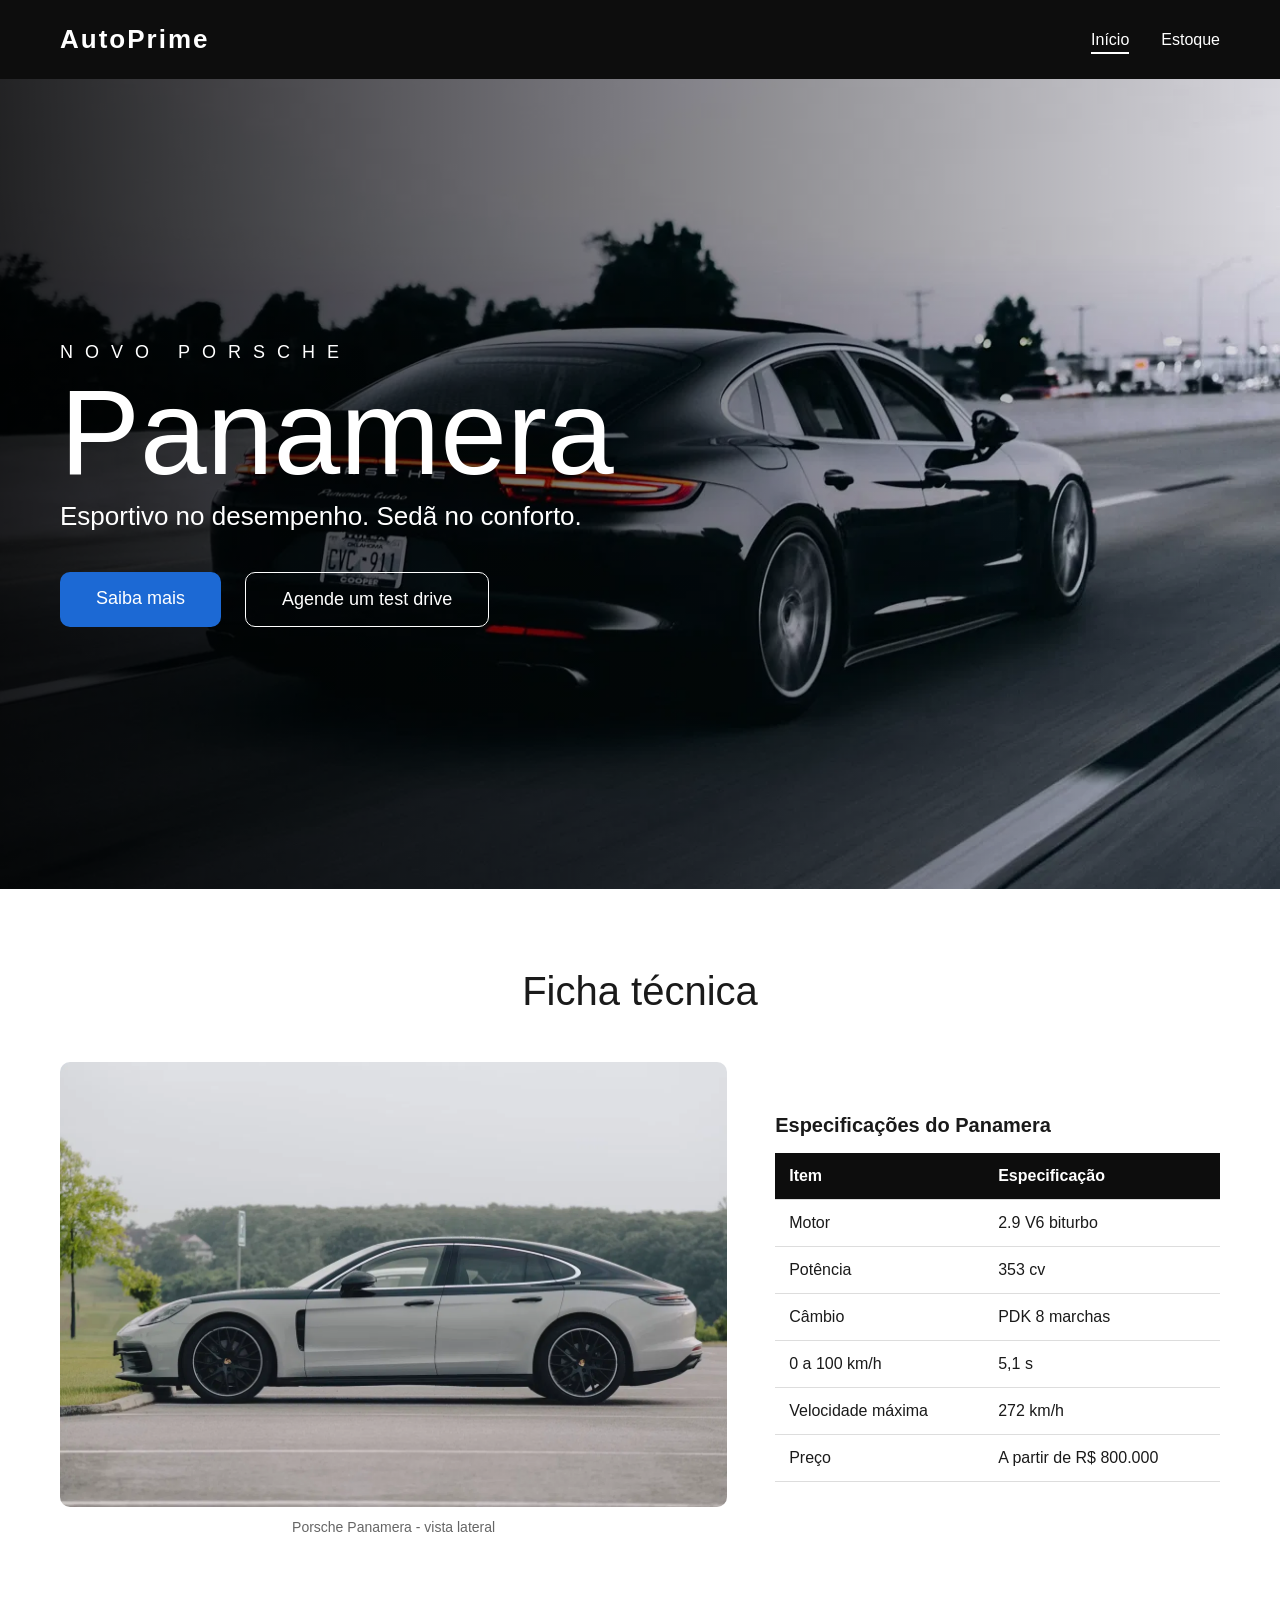
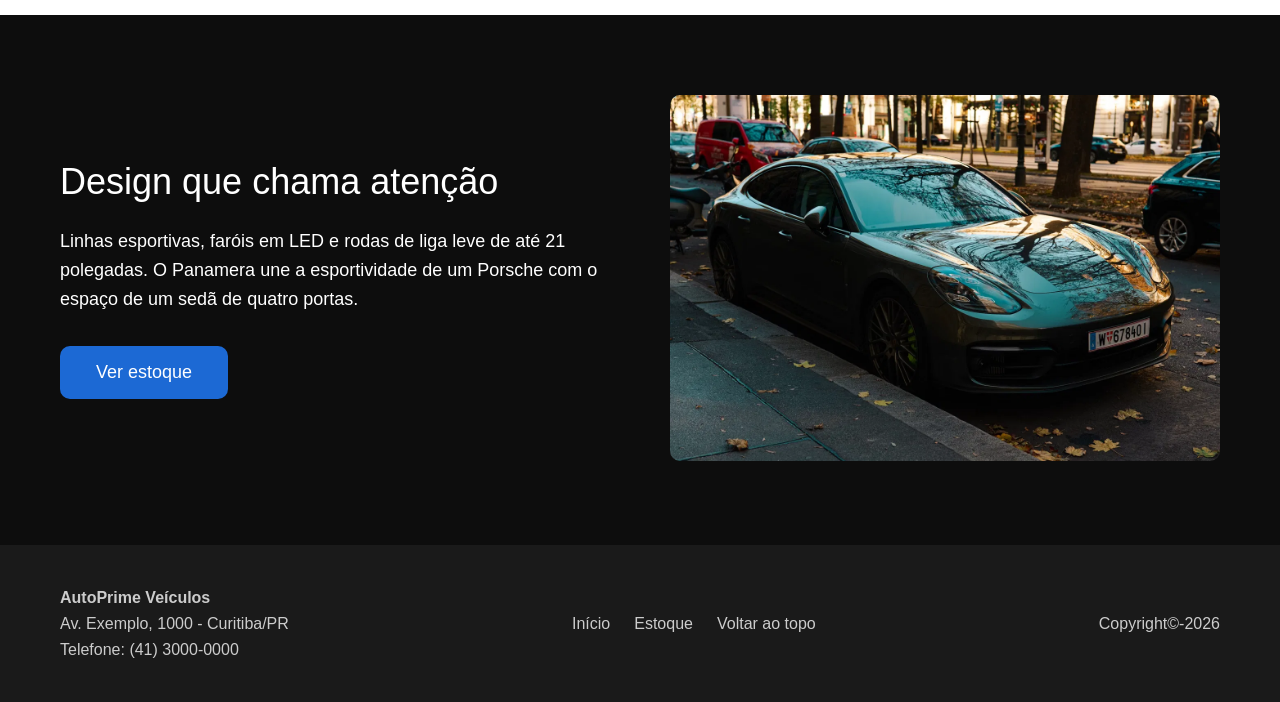
<file: index.html>
<!DOCTYPE html>
<!--
    Trabalho Web Básico - Concessionária AutoPrime
    Integrantes:
    - Kauan Arruda Verlinck - RGM: 47571845
-->
<html lang="pt-BR">
<head>
    <meta charset="UTF-8">
    <meta name="viewport" content="width=device-width, initial-scale=1.0">
    <title>AutoPrime Veículos | Início</title>
    <link rel="stylesheet" href="css/style.css">
</head>

<body>

    <!-- Cabeçalho com logo e menu de navegação (usa Flexbox) -->
    <header class="cabecalho" id="topo">
        <a href="index.html" class="logo">AutoPrime</a>

        <nav class="menu">
            <ul>
                <li><a href="index.html" class="ativo">Início</a></li>
                <li><a href="estoque.html">Estoque</a></li>
            </ul>
        </nav>
    </header>

    <main>

        <!-- Seção de destaque com a imagem principal do carro -->
        <section class="hero">
            <div class="hero-texto">
                <p class="hero-subtitulo">NOVO PORSCHE</p>
                <h1>Panamera</h1>
                <p class="hero-frase">Esportivo no desempenho. Sedã no conforto.</p>

                <div class="hero-botoes">
                    <a href="#ficha" class="botao botao-principal">Saiba mais</a>
                    <a href="#contato" class="botao botao-secundario">Agende um test drive</a>
                </div>
            </div>
        </section>

        <!-- Ficha técnica: imagem e tabela lado a lado (usa Grid) -->
        <section class="ficha" id="ficha">
            <h2>Ficha técnica</h2>

            <div class="ficha-conteudo">
                <figure>
                    <img src="img/carro3.webp" alt="Porsche Panamera cinza visto de perfil, estacionado">
                    <figcaption>Porsche Panamera - vista lateral</figcaption>
                </figure>

                <table>
                    <caption>Especificações do Panamera</caption>
                    <thead>
                        <tr>
                            <th scope="col">Item</th>
                            <th scope="col">Especificação</th>
                        </tr>
                    </thead>
                    <tbody>
                        <tr>
                            <td>Motor</td>
                            <td>2.9 V6 biturbo</td>
                        </tr>
                        <tr>
                            <td>Potência</td>
                            <td>353 cv</td>
                        </tr>
                        <tr>
                            <td>Câmbio</td>
                            <td>PDK 8 marchas</td>
                        </tr>
                        <tr>
                            <td>0 a 100 km/h</td>
                            <td>5,1 s</td>
                        </tr>
                        <tr>
                            <td>Velocidade máxima</td>
                            <td>272 km/h</td>
                        </tr>
                        <tr>
                            <td>Preço</td>
                            <td>A partir de R$ 800.000</td>
                        </tr>
                    </tbody>
                </table>
            </div>
        </section>

        <!-- Detalhes do carro: texto e imagem lado a lado-->
        <section class="detalhes">
            <article class="detalhes-texto">
                <h2>Design que chama atenção</h2>
                <p>
                    Linhas esportivas, faróis em LED e rodas de liga leve de até 21 polegadas.
                    O Panamera une a esportividade de um Porsche com o espaço de um sedã de quatro portas.
                </p>
                <a href="estoque.html" class="botao botao-principal">Ver estoque</a>
            </article>

            <figure class="detalhes-imagem">
                <img src="img/carro2.webp" alt="Porsche Panamera estacionado na rua com reflexo das árvores no capô">
            </figure>
        </section>

    </main>

    <!-- Rodapé com endereço, links e copyright-->
    <footer class="rodape" id="contato">
        <address>
            <strong>AutoPrime Veículos</strong><br>
            Av. Exemplo, 1000 - Curitiba/PR<br>
            <!--
                tel: abre o discador do celular.
                Referência: https://developer.mozilla.org/pt-BR/docs/Web/HTML/Element/a
            -->
            Telefone: <a href="tel:+554130000000">(41) 3000-0000</a>
        </address>

        <nav class="rodape-links">
            <a href="index.html">Início</a>
            <a href="estoque.html">Estoque</a>
            <a href="#topo">Voltar ao topo</a>
        </nav>
        <p class="copyright">Copyright&copy;-2026</p>
    </footer>

</body>

</html>
</file>
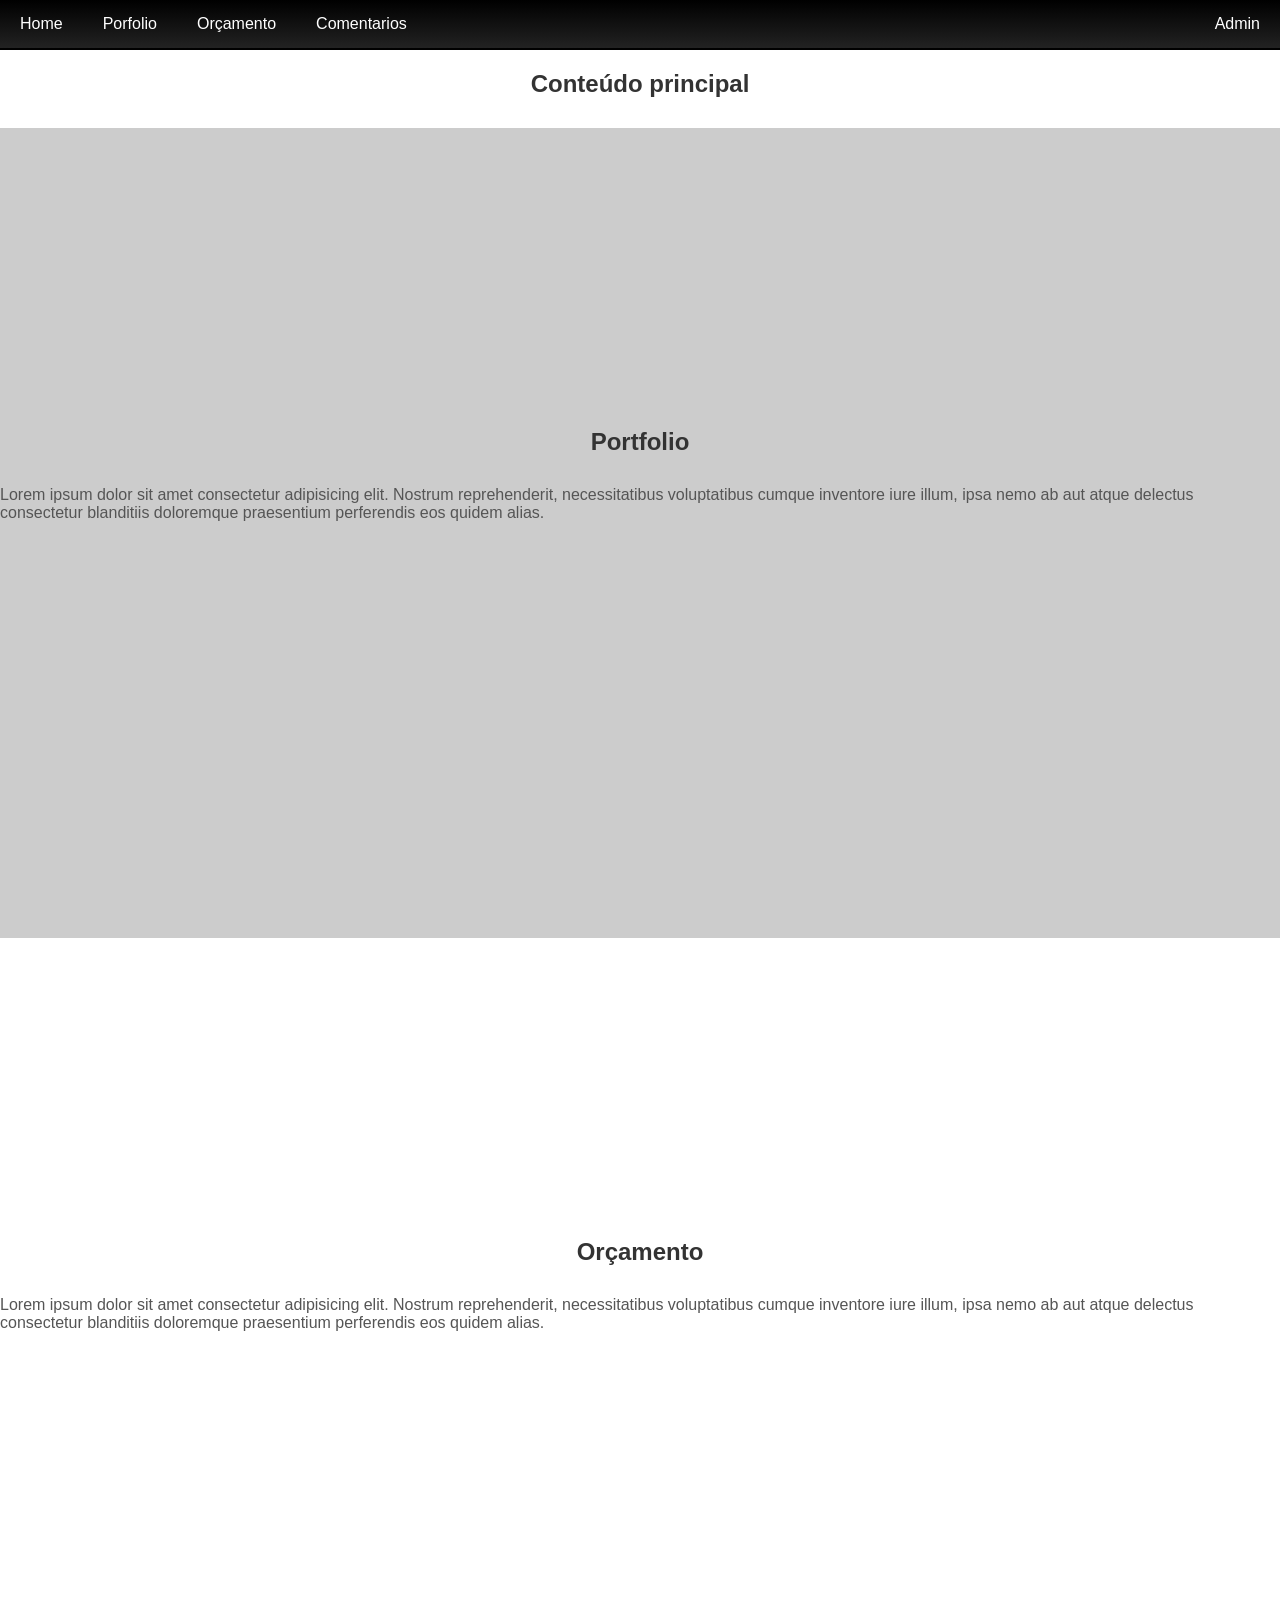
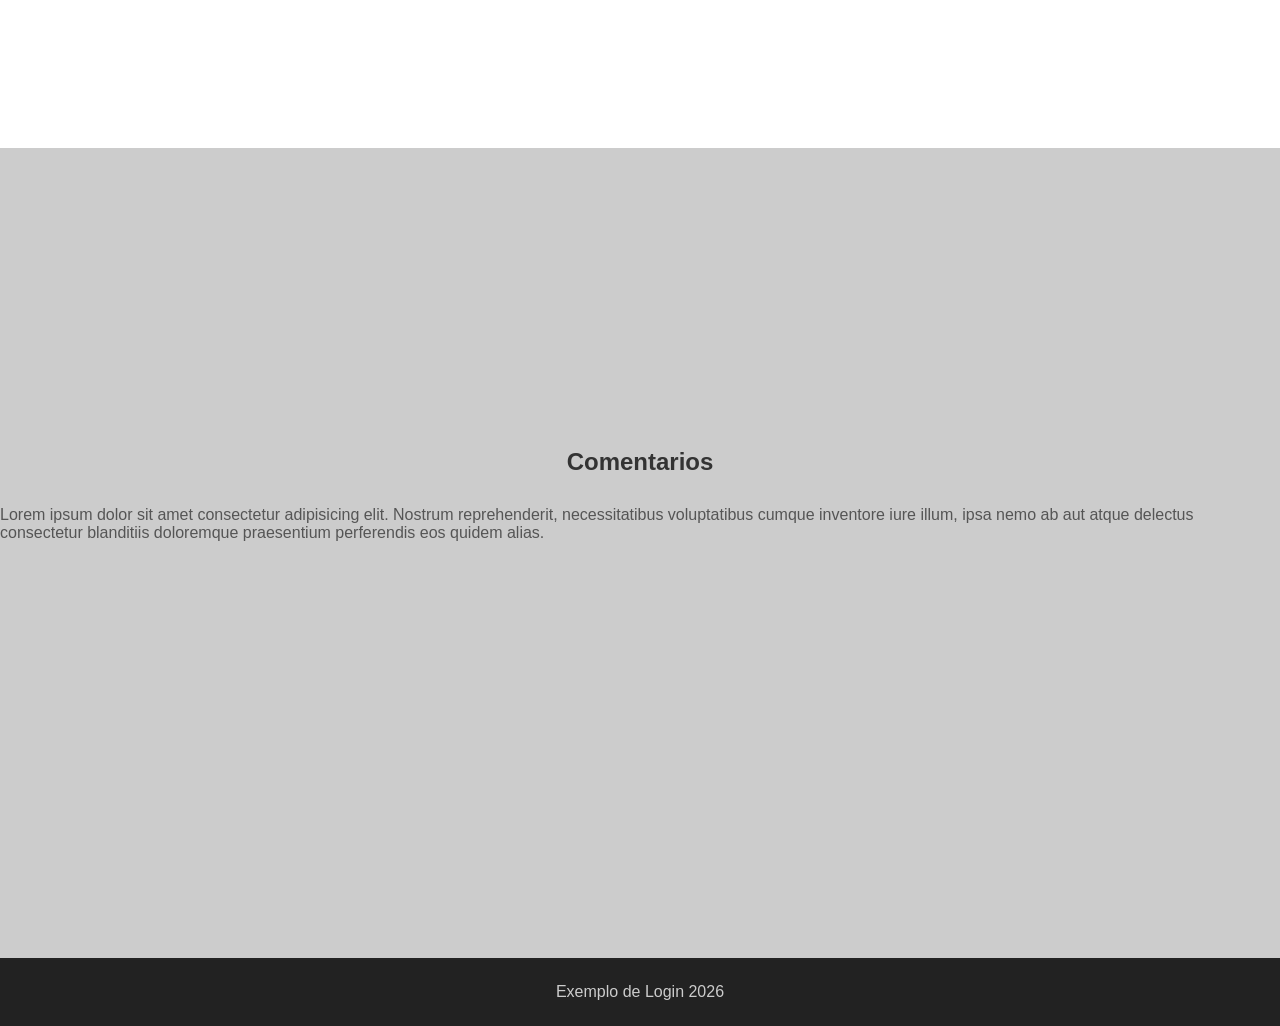
<file: exemplo-prova/index.html>
<!DOCTYPE html>
<html lang="pt-br">
<head>
    <meta charset="UTF-8">
    <meta name="viewport" content="width=device-width, initial-scale=1.0">
    <title>Banner</title>
    <link rel="stylesheet" href="style.css">
    <script src="./script.js" defer></script>
</head>
<body id="inicio">
    <header>
        <nav>
            <a href="#inicio">Home</a>
            <a href="#portfolio">Porfolio</a>
            <a href="#orcamento">Orçamento</a>
            <a href="#comentarios">Comentarios</a>
            <a href="#login" id="btnLogin">Admin</a>
        </nav>
    </header>
<main>
    <section>
        <h1>Conteúdo principal</h1>
    </section>
    <section id="portfolio">
        <h1>Portfolio</h1>
        <p>Lorem ipsum dolor sit amet consectetur adipisicing elit. Nostrum reprehenderit, necessitatibus voluptatibus cumque inventore iure illum, ipsa nemo ab aut atque delectus consectetur blanditiis doloremque praesentium perferendis eos quidem alias.</p>
    </section>
    <section id="orcamento">
        <h1>Orçamento</h1>
        <p>Lorem ipsum dolor sit amet consectetur adipisicing elit. Nostrum reprehenderit, necessitatibus voluptatibus cumque inventore iure illum, ipsa nemo ab aut atque delectus consectetur blanditiis doloremque praesentium perferendis eos quidem alias.</p>
    </section>
    <section id="comentarios">
        <h1>Comentarios</h1>
        <p>Lorem ipsum dolor sit amet consectetur adipisicing elit. Nostrum reprehenderit, necessitatibus voluptatibus cumque inventore iure illum, ipsa nemo ab aut atque delectus consectetur blanditiis doloremque praesentium perferendis eos quidem alias.</p>
    </section>
</main>
<dialog id="login">
    <form>
        <h2>Login</h2>
            <label for="email"> E-mail:</label>
            <input type="text" name="email" id="email"><br>
            <label for="senha"> Senha: </label>
            <input type="password" name="senha" id="senha"><br>
            <button type="button" id="btnFechar">Sair</button>
            <button type="submit">Entrar</button>
    </form>
</dialog>
<footer>
    <p>Exemplo de Login</p>
</footer>
<script src="./login.js"></script>
</body>
</html>
</file>
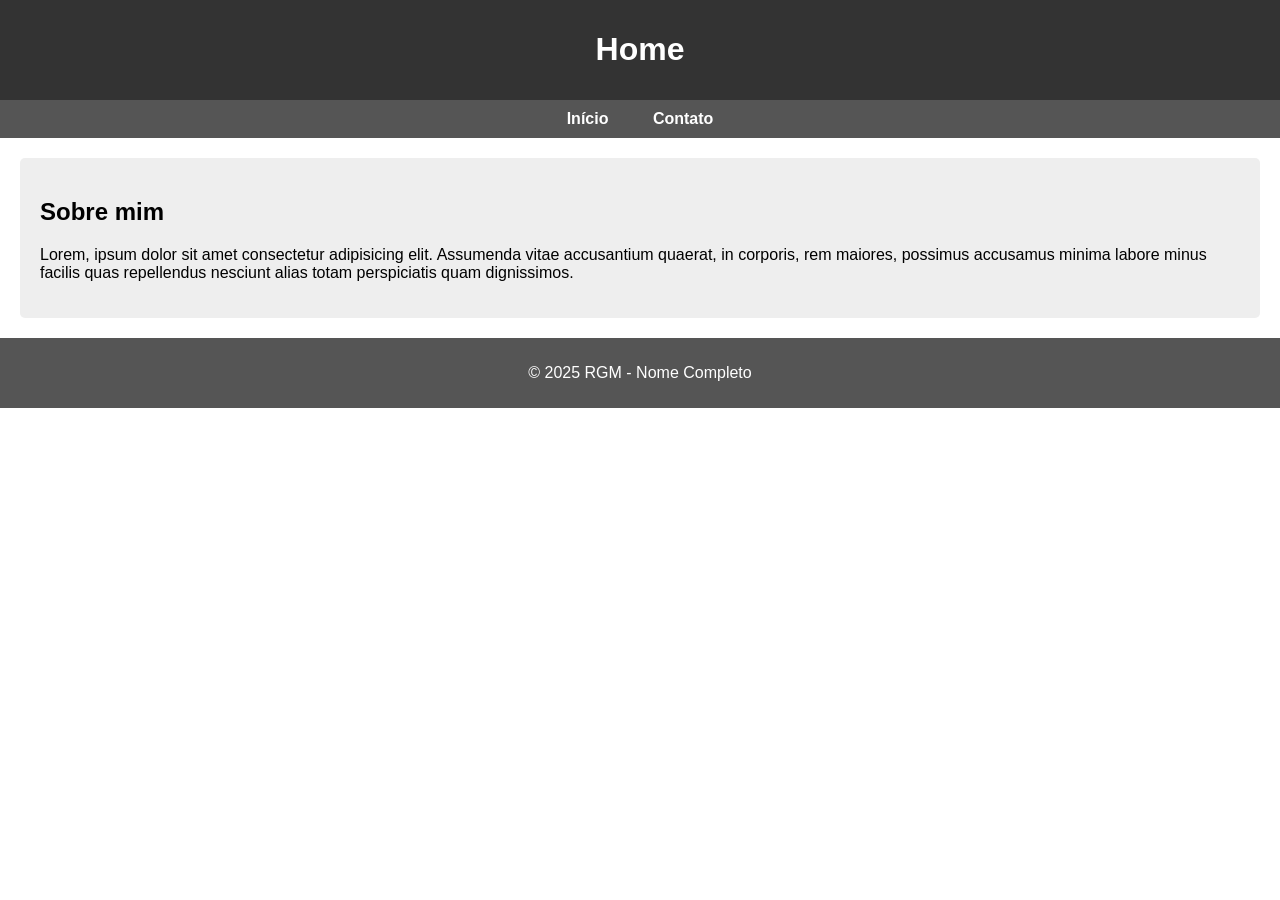
<file: SITE-PROVA/index.html>
<!-- Declara que o documento usa HTML5 -->
<!DOCTYPE html>
<!-- Elemento raiz da página; lang="pt-br" informa ao navegador e leitores de tela que o conteúdo está em português -->
<html lang="pt-br">
<!-- <head>: informações sobre a página que não aparecem diretamente no conteúdo -->
<head>
    <!-- Codificação de caracteres UTF-8, para exibir acentos (é, ç, ã...) corretamente -->
    <meta charset="UTF-8">
    <!-- Faz a página se adaptar à largura da tela em celulares (design responsivo) -->
    <meta name="viewport" content="width=device-width, initial-scale=1.0">
    <!-- Texto que aparece na aba do navegador -->
    <title>Home</title>
    <!-- Liga o arquivo de estilos CSS compartilhado pelas duas páginas -->
    <link rel="stylesheet" href="style.css">
</head>
<!-- <body>: tudo o que é exibido na tela -->
<body>
    <!-- Cabeçalho da página com o título principal -->
    <header>
        <h1>Home</h1>
    </header>

    <!-- Menu de navegação: links para as páginas do site -->
    <nav>
        <a href="index.html">Início</a>
        <a href="contato.html">Contato</a>
    </nav>

    <!-- Conteúdo principal da página -->
    <main>
        <!-- Caixa cinza (classe "caixa" estilizada no style.css) com o texto "Sobre mim" -->
        <div class="caixa">
            <h2>Sobre mim</h2>
            <!-- Texto de exemplo (Lorem ipsum) a ser substituído pelo texto real -->
            <p>Lorem, ipsum dolor sit amet consectetur adipisicing elit. Assumenda vitae accusantium quaerat, in corporis, rem maiores, possimus accusamus minima labore minus facilis quas repellendus nesciunt alias totam perspiciatis quam dignissimos.</p>
        </div>
    </main>

    <!-- Rodapé; &copy; gera o símbolo © -->
    <footer>
        <p>&copy; 2025 RGM - Nome Completo</p>
    </footer>

    <!-- Carrega o JavaScript no final do body, para que o HTML já esteja carregado quando o script rodar -->
    <script src="script.js"></script>
</body>
</html>
</file>
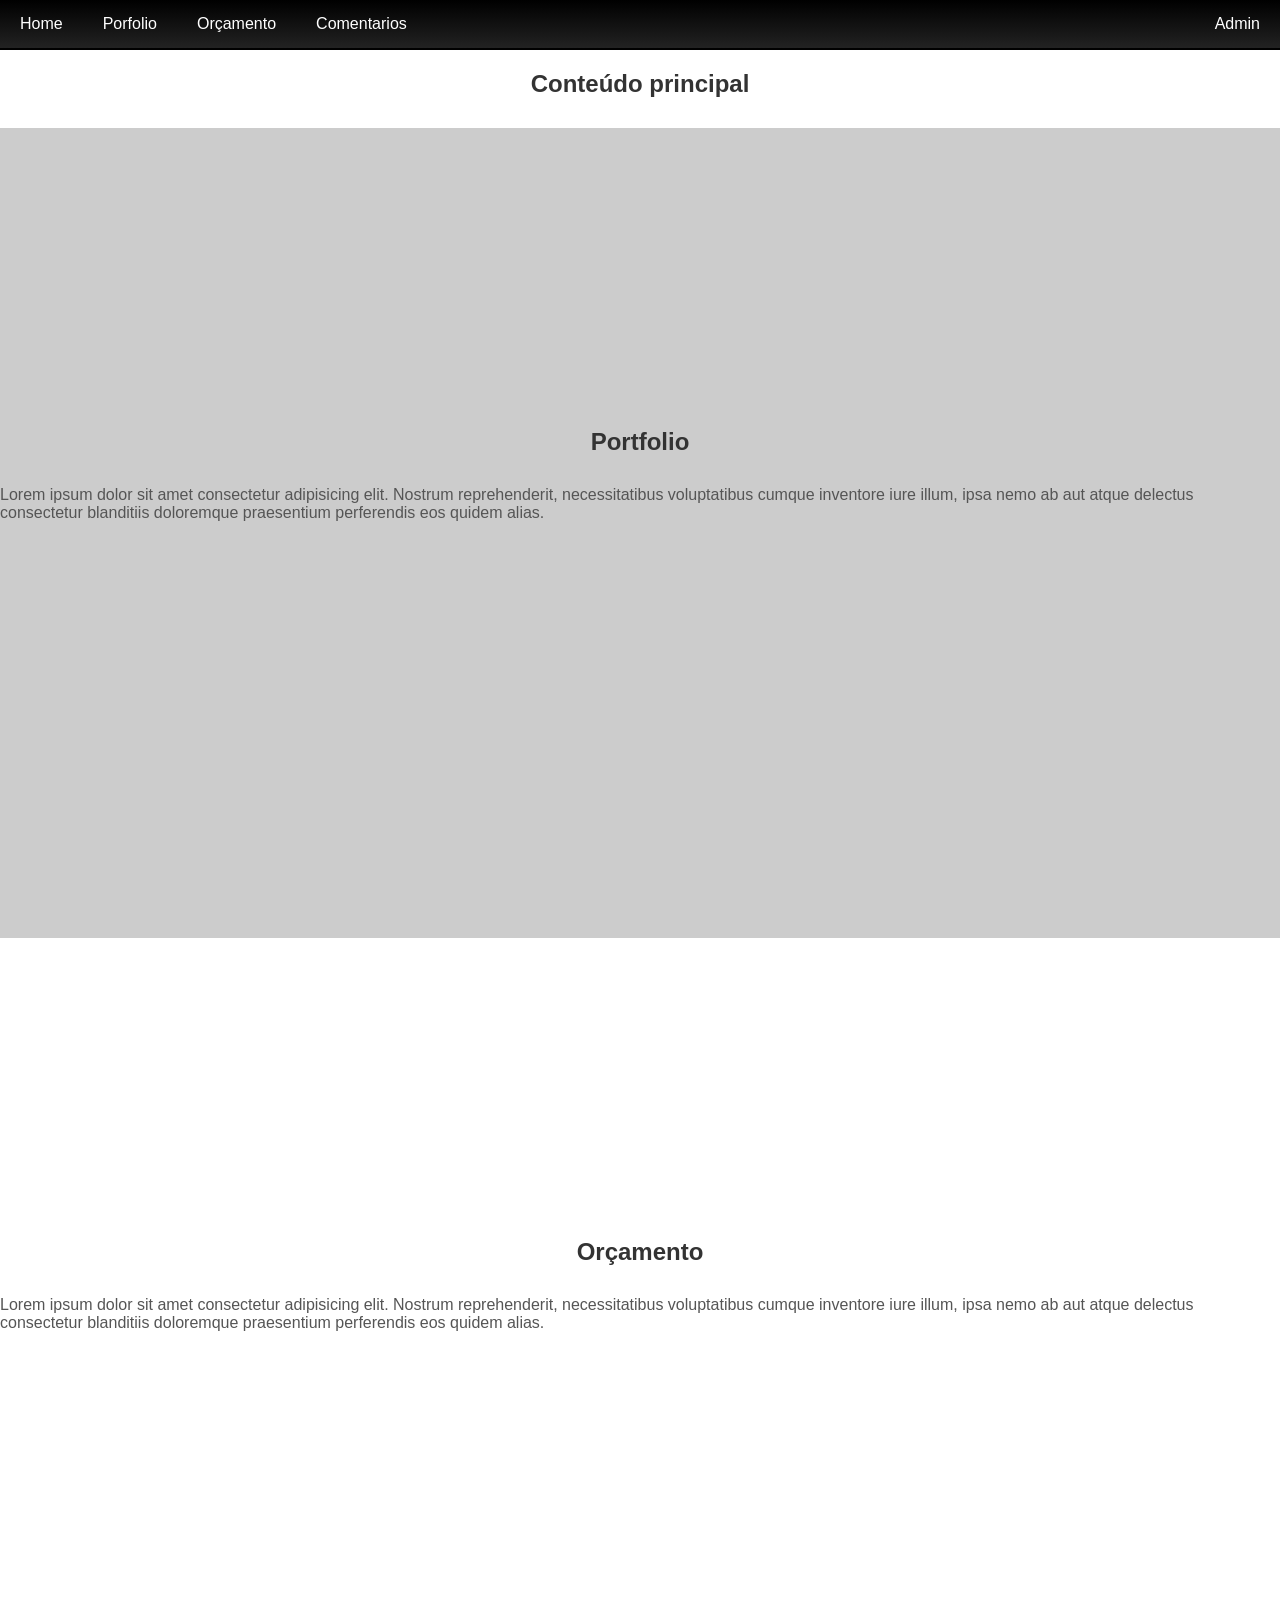
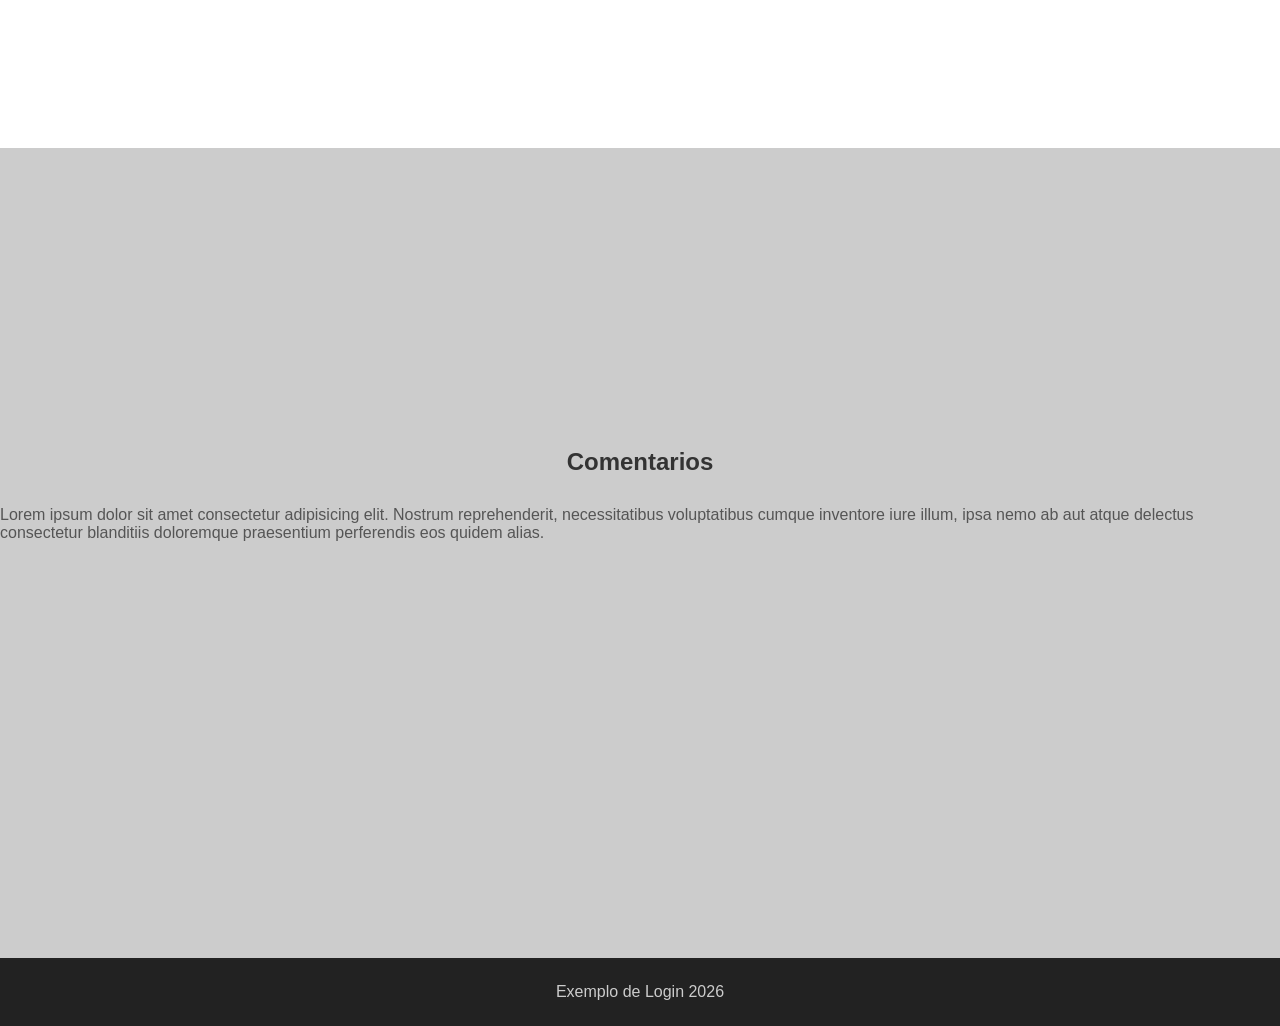
<file: exemplo-prova/admin/index.html>
<!DOCTYPE html>
<html lang="pt-br">
<head>
    <meta charset="UTF-8">
    <meta name="viewport" content="width=device-width, initial-scale=1.0">
    <title>Página Administrativa</title>
    <link rel="stylesheet" href="style.css">
    <script src="./login.js" defer></script>
</head>
<body>
<div>
    <nav class="menuLateral">
        <h2>Menu</h2>
        <a href="./index.html">cadastro</a>
    </nav>
    <main>
        <header>
            <a href="#" id="logout"> Sair</a>
        </header>
        <section id="cadastro">
            
            <h2>Cadastro de Produto</h2>
            <form id="formProduto">
                <label for="nome">Nome:</label>
                <input type="text" id="nome" name="nome"><br>

                <label for="quantidade">Quantidade:</label>
                <input type="number" id="quantidade" name="quantidade" min="1"><br>

                <label for="preco">Preço:</label>
                <input type="text" id="preco" name="preco"><br>

                <label for="email">E-mail:</label>
                <input type="email" id="email" name="email"><br>

                <label for="dataValidade">Data de Validade:</label>
                <input type="date" id="dataValidade" name="dataValidade"><br>

                <label for="disponivel">Disponível em estoque:</label>
                <input type="checkbox" id="disponivel" name="disponivel" value="sim"><br>

                <button type="reset">Limpar</button>
                <button type="submit">Cadastrar</button>
            </form>

            <h2>Produtos Cadastrados</h2>
            <table id="tabela">
                <thead>
                    <tr>
                        <th>Nome</th>
                        <th>Quantidade</th>
                        <th>Preço</th>
                        <th>E-mail</th>
                        <th>Validade</th>
                        <th>Disponível?</th>
                        <th>Ação</th>
                    </tr>
                </thead>
                <tbody>&nbsp;</tbody>
            </table>
        </section>
    </main>
</div>
<script src="script.js"></script>
</body>
</html>
</file>
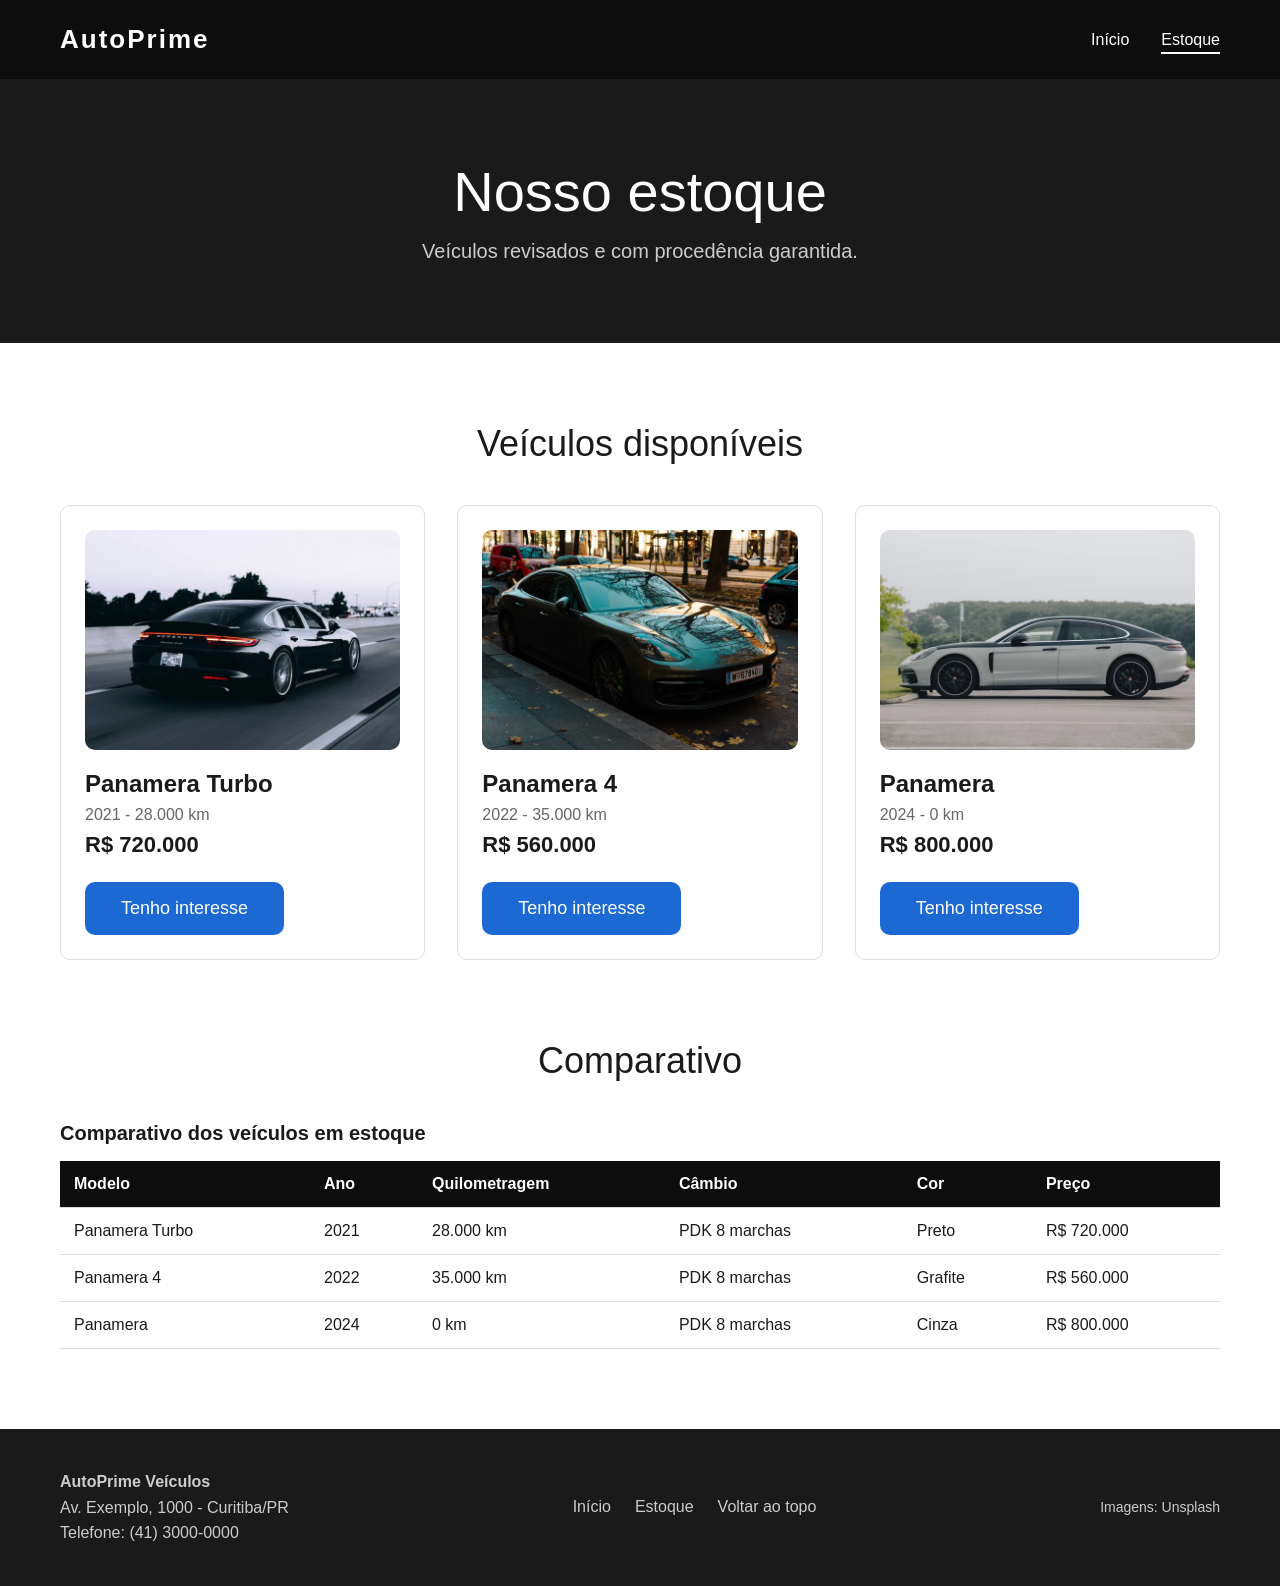
<file: estoque.html>
<!DOCTYPE html>
<html lang="pt-BR">

<head>
    <meta charset="UTF-8">
    <meta name="viewport" content="width=device-width, initial-scale=1.0">
    <title>AutoPrime Veículos | Estoque</title>
    <link rel="stylesheet" href="css/style.css">
</head>

<body>

    <!-- Cabeçalho igual ao das outras páginas -->
    <header class="cabecalho" id="topo">
        <a href="index.html" class="logo">AutoPrime</a>

        <nav class="menu">
            <ul>
                <li><a href="index.html">Início</a></li>
                <li><a href="estoque.html" class="ativo">Estoque</a></li>
            </ul>
        </nav>
    </header>

    <main>

        <!-- Título da página -->
        <section class="titulo-pagina">
            <h1>Nosso estoque</h1>
            <p>Veículos revisados e com procedência garantida.</p>
        </section>

        <!-- Lista de carros em cards (usa Grid) -->
        <section class="estoque">
            <h2>Veículos disponíveis</h2>

            <div class="lista-carros">
                <article class="card">
                    <figure>
                        <img src="img/carro1.webp" alt="Porsche Panamera Turbo preto na estrada, visto de trás">
                    </figure>
                    <h3>Panamera Turbo</h3>
                    <p>2021 - 28.000 km</p>
                    <p class="preco">R$ 720.000</p>
                    <a href="#contato" class="botao botao-principal">Tenho interesse</a>
                </article>

                <article class="card">
                    <figure>
                        <img src="img/carro2.webp" alt="Porsche Panamera 4 grafite estacionado na rua">
                    </figure>
                    <h3>Panamera 4</h3>
                    <p>2022 - 35.000 km</p>
                    <p class="preco">R$ 560.000</p>
                    <a href="#contato" class="botao botao-principal">Tenho interesse</a>
                </article>

                <article class="card">
                    <figure>
                        <img src="img/carro3.webp" alt="Porsche Panamera cinza visto de perfil">
                    </figure>
                    <h3>Panamera</h3>
                    <p>2024 - 0 km</p>
                    <p class="preco">R$ 800.000</p>
                    <a href="#contato" class="botao botao-principal">Tenho interesse</a>
                </article>
            </div>
        </section>

        <!-- Tabela comparando os carros do estoque -->
        <section class="comparativo">
            <h2>Comparativo</h2>

            <table>
                <caption>Comparativo dos veículos em estoque</caption>
                <thead>
                    <tr>
                        <th scope="col">Modelo</th>
                        <th scope="col">Ano</th>
                        <th scope="col">Quilometragem</th>
                        <th scope="col">Câmbio</th>
                        <th scope="col">Cor</th>
                        <th scope="col">Preço</th>
                    </tr>
                </thead>
                <tbody>
                    <tr>
                        <td>Panamera Turbo</td>
                        <td>2021</td>
                        <td>28.000 km</td>
                        <td>PDK 8 marchas</td>
                        <td>Preto</td>
                        <td>R$ 720.000</td>
                    </tr>
                    <tr>
                        <td>Panamera 4</td>
                        <td>2022</td>
                        <td>35.000 km</td>
                        <td>PDK 8 marchas</td>
                        <td>Grafite</td>
                        <td>R$ 560.000</td>
                    </tr>
                    <tr>
                        <td>Panamera</td>
                        <td>2024</td>
                        <td>0 km</td>
                        <td>PDK 8 marchas</td>
                        <td>Cinza</td>
                        <td>R$ 800.000</td>
                    </tr>
                </tbody>
            </table>
        </section>

    </main>

    <!-- Rodapé igual ao das outras páginas -->
    <footer class="rodape" id="contato">
        <address>
            <strong>AutoPrime Veículos</strong><br>
            Av. Exemplo, 1000 - Curitiba/PR<br>
            <!--
                tel: abre o discador do celular. Foi usado no lugar de um formulário de contato,
                que não é permitido neste trabalho.
                Referência: https://developer.mozilla.org/pt-BR/docs/Web/HTML/Element/a
            -->
            Telefone: <a href="tel:+554130000000">(41) 3000-0000</a>
        </address>

        <nav class="rodape-links">
            <a href="index.html">Início</a>
            <a href="estoque.html">Estoque</a>
            <a href="#topo">Voltar ao topo</a>
        </nav>

        <p class="creditos">
            Imagens: <a href="https://unsplash.com" target="_blank" rel="noopener">Unsplash</a>
        </p>
    </footer>

</body>

</html>
</file>
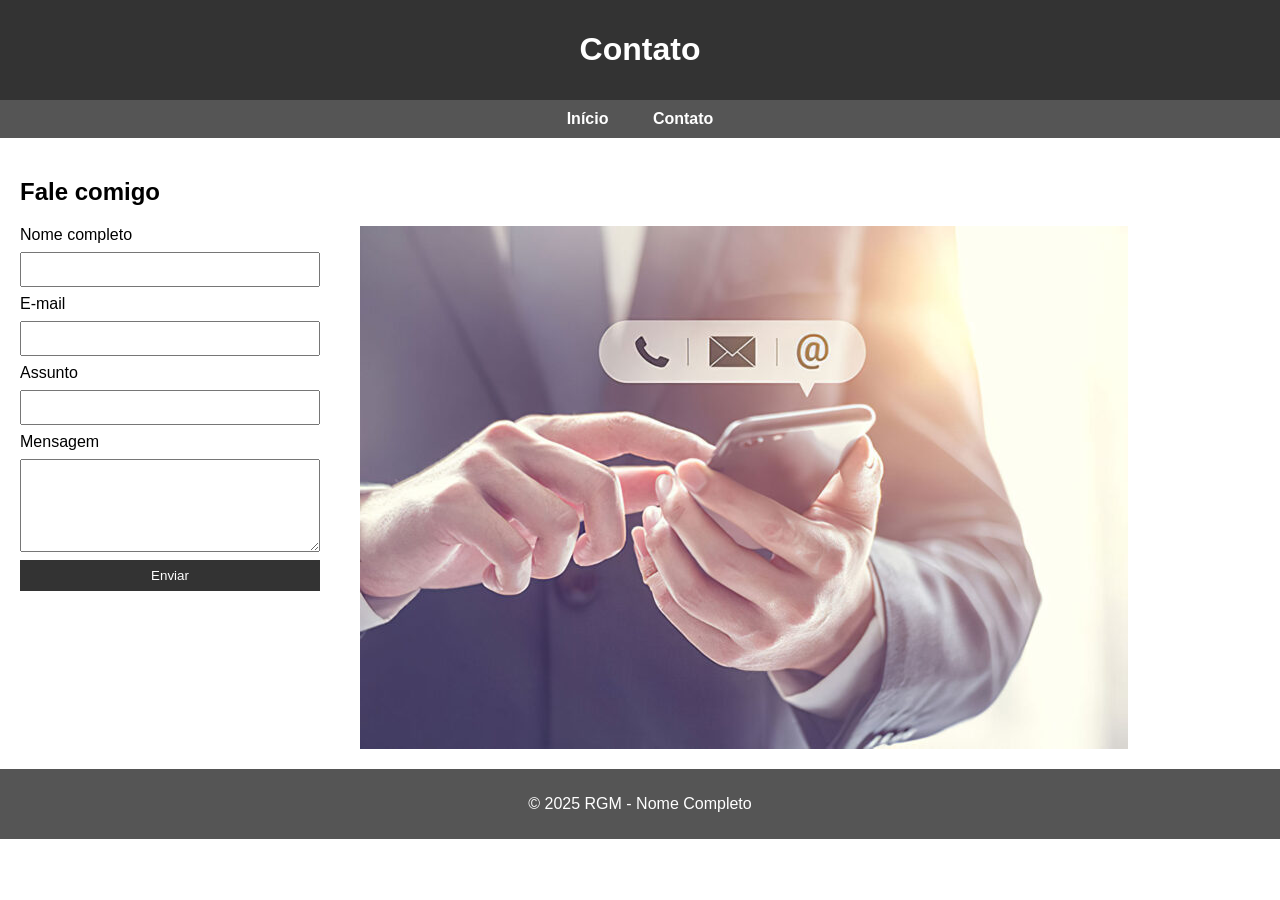
<file: SITE-PROVA/contato.html>
<!-- Declara que o documento usa HTML5 -->
<!DOCTYPE html>
<!-- Elemento raiz; lang="pt-br" indica que o conteúdo está em português -->
<html lang="pt-br">
<!-- <head>: configurações da página (não aparecem no conteúdo) -->
<head>
    <!-- Codificação UTF-8 para exibir acentos corretamente -->
    <meta charset="UTF-8">
    <!-- Adapta a página à largura da tela do dispositivo (responsividade) -->
    <meta name="viewport" content="width=device-width, initial-scale=1.0">
    <!-- Título exibido na aba do navegador -->
    <title>Contato</title>
    <!-- Usa o mesmo arquivo CSS da página inicial, mantendo o visual igual -->
    <link rel="stylesheet" href="style.css">
</head>
<body>
    <!-- Cabeçalho com o título da página -->
    <header>
        <h1>Contato</h1>
    </header>

    <!-- Menu de navegação (igual ao da página inicial) -->
    <nav>
        <a href="index.html">Início</a>
        <a href="contato.html">Contato</a>
    </nav>

    <!-- Conteúdo principal -->
    <main>
        <h2>Fale comigo</h2>

        <!-- Container "detalhes": usa flexbox (ver style.css) para deixar o formulário e a imagem lado a lado -->
        <div class="detalhes">
            <!-- Formulário de contato. Sem "action", ao enviar ele apenas recarrega a página (não envia para nenhum servidor) -->
            <form>
                <!-- O atributo "for" do label aponta para o "id" do campo; clicar no texto foca o campo -->
                <label for="nome">Nome completo</label>
                <!-- Campo de texto; "required" impede o envio se estiver vazio -->
                <input type="text" id="nome" name="nome" required>

                <label for="email">E-mail</label>
                <!-- type="email" faz o navegador validar se o texto tem formato de e-mail -->
                <input type="email" id="email" name="email" required>

                <label for="assunto">Assunto</label>
                <!-- Campo opcional (sem "required") -->
                <input type="text" id="assunto" name="assunto">

                <label for="mensagem">Mensagem</label>
                <!-- Área de texto com várias linhas; rows="5" define a altura inicial de 5 linhas -->
                <textarea id="mensagem" name="mensagem" rows="5" required></textarea>

                <!-- Botão que envia o formulário (dispara a validação dos campos "required") -->
                <button type="submit">Enviar</button>
            </form>

            <!-- Imagem ao lado do formulário; "alt" é o texto alternativo para acessibilidade ou se a imagem não carregar -->
            <img src="contato.jpg" alt="Imagem de contato">
        </div>
    </main>

    <!-- Rodapé; &copy; gera o símbolo © -->
    <footer>
        <p>&copy; 2025 RGM - Nome Completo</p>
    </footer>

    <!-- Carrega o JavaScript depois que todo o HTML foi lido -->
    <script src="script.js"></script>
</body>
</html>
</file>
<file: css/style.css>
/* Reset básico: remove margens padrão do navegador */
* {
    margin: 0;
    padding: 0;
    box-sizing: border-box;
}

body {
    font-family: Arial, Helvetica, sans-serif;
    color: #1a1a1a;
    background-color: #ffffff;
}

a {
    text-decoration: none;
}

/*
    gap: define o espaço entre os itens do Flexbox e do Grid sem precisar de margin.
    Referência: https://developer.mozilla.org/pt-BR/docs/Web/CSS/gap
*/

/* Cabeçalho: logo à esquerda e menu à direita (Flexbox) */
.cabecalho {
    display: flex;
    justify-content: space-between;
    align-items: center;
    padding: 24px 60px;
    background-color: #0d0d0d;
}

.logo {
    color: #ffffff;
    font-size: 26px;
    font-weight: bold;
    letter-spacing: 2px;
}

/* Menu com os links um ao lado do outro (Flexbox) */
.menu ul {
    display: flex;
    gap: 32px;
    list-style: none;
}

.menu a {
    color: #ffffff;
    font-size: 16px;
    padding-bottom: 4px;
}

/* Destaca o link da página atual e o link com o mouse em cima */
.menu a:hover,
.menu a.ativo {
    border-bottom: 2px solid #ffffff;
}

/*
    Seção de destaque com a imagem de fundo.
    vh: altura em relação à tela (90vh = 90% da altura da tela).
    linear-gradient: camada escura sobre a foto para o texto branco ficar legível.
    background-size: cover: faz a imagem preencher a seção sem distorcer.
    Referências:
    https://developer.mozilla.org/pt-BR/docs/Web/CSS/length
    https://developer.mozilla.org/pt-BR/docs/Web/CSS/gradient/linear-gradient
    https://developer.mozilla.org/pt-BR/docs/Web/CSS/background-size
*/
.hero {
    height: 90vh;
    display: flex;
    align-items: center;
    padding: 0 60px;
    background-image: linear-gradient(to right, rgba(0, 0, 0, 0.85), rgba(0, 0, 0, 0.1)),
        url("../img/carro1.webp");
    background-size: cover;
    background-position: center;
    color: #ffffff;
}

.hero-subtitulo {
    font-size: 18px;
    letter-spacing: 12px;
}

.hero h1 {
    font-size: 120px;
    font-weight: 300;
}

.hero-frase {
    font-size: 26px;
    margin-bottom: 40px;
}

/* Botões do destaque um ao lado do outro (Flexbox) */
.hero-botoes {
    display: flex;
    gap: 24px;
}

/*
    Links com aparência de botão.
    border-radius: arredonda os cantos.
    Referência: https://developer.mozilla.org/pt-BR/docs/Web/CSS/border-radius
*/
.botao {
    display: inline-block;
    padding: 16px 36px;
    font-size: 18px;
    border-radius: 10px;
}

.botao-principal {
    background-color: #1c69d4;
    color: #ffffff;
}

.botao-principal:hover {
    background-color: #0f4fa8;
}

.botao-secundario {
    border: 1px solid #ffffff;
    color: #ffffff;
}

.botao-secundario:hover {
    background-color: #ffffff;
    color: #0d0d0d;
}

/* Ficha técnica: imagem e tabela lado a lado (Grid) */
.ficha {
    padding: 80px 60px;
}

.ficha h2 {
    text-align: center;
    font-size: 40px;
    font-weight: 300;
    margin-bottom: 48px;
}

.ficha-conteudo {
    display: grid;
    grid-template-columns: 3fr 2fr;
    gap: 48px;
    align-items: center;
}

.ficha img {
    width: 100%;
    border-radius: 10px;
}

figcaption {
    margin-top: 8px;
    font-size: 14px;
    color: #666666;
    text-align: center;
}

/* Estilo das tabelas usadas no site */
table {
    width: 100%;
    border-collapse: collapse;
}

caption {
    font-size: 20px;
    font-weight: bold;
    margin-bottom: 16px;
    text-align: left;
}

th,
td {
    padding: 14px;
    text-align: left;
    border-bottom: 1px solid #dddddd;
}

th {
    background-color: #0d0d0d;
    color: #ffffff;
}

tbody tr:hover {
    background-color: #f2f2f2;
}

/* Detalhes: texto e imagem lado a lado (Flexbox) */
.detalhes {
    display: flex;
    align-items: center;
    gap: 60px;
    padding: 80px 60px;
    background-color: #0d0d0d;
    color: #ffffff;
}

.detalhes-texto {
    flex: 1;
}

.detalhes-texto h2 {
    font-size: 36px;
    font-weight: 300;
    margin-bottom: 24px;
}

.detalhes-texto p {
    font-size: 18px;
    line-height: 1.6;
    margin-bottom: 32px;
}

.detalhes-imagem {
    flex: 1;
}

.detalhes-imagem img {
    width: 100%;
    border-radius: 10px;
}

/* Título da página de estoque */
.titulo-pagina {
    padding: 80px 60px;
    background-color: #1a1a1a;
    color: #ffffff;
    text-align: center;
}

.titulo-pagina h1 {
    font-size: 56px;
    font-weight: 300;
    margin-bottom: 16px;
}

.titulo-pagina p {
    font-size: 20px;
    color: #cccccc;
}

/* Títulos das seções da página de estoque */
.estoque h2,
.comparativo h2 {
    font-size: 36px;
    font-weight: 300;
    margin-bottom: 40px;
    text-align: center;
}

/* Estoque: cards dos carros em 3 colunas (Grid) */
.estoque {
    padding: 80px 60px;
}

.lista-carros {
    display: grid;
    grid-template-columns: repeat(3, 1fr);
    gap: 32px;
}

.card {
    padding: 24px;
    border: 1px solid #dddddd;
    border-radius: 10px;
}

/*
    object-fit: cover: deixa todas as fotos dos cards com a mesma altura sem distorcer.
    Referência: https://developer.mozilla.org/pt-BR/docs/Web/CSS/object-fit
*/
.card img {
    width: 100%;
    height: 220px;
    object-fit: cover;
    border-radius: 10px;
}

.card h3 {
    font-size: 24px;
    margin: 16px 0 8px;
}

.card p {
    color: #666666;
    margin-bottom: 8px;
}

.card .preco {
    font-size: 22px;
    font-weight: bold;
    color: #1a1a1a;
    margin-bottom: 24px;
}

/* Tabela comparativa do estoque */
.comparativo {
    padding: 0 60px 80px;
}

/* Rodapé: endereço, links e créditos lado a lado (Flexbox) */
.rodape {
    display: flex;
    justify-content: space-between;
    align-items: center;
    padding: 40px 60px;
    background-color: #1a1a1a;
    color: #cccccc;
}

.rodape address {
    font-style: normal;
    line-height: 1.6;
}

.rodape-links {
    display: flex;
    gap: 24px;
}

.rodape a {
    color: #cccccc;
}

.rodape a:hover {
    color: #ffffff;
}

.creditos {
    font-size: 14px;
}
</file>
<file: exemplo-prova/style.css>
/* Geral */
body {
    margin: 0;
    padding: 0;
    padding-top: 40px;
    font-family: Arial, sans-serif;
    color: #555;
}

h1, h2, h3, h4, h5, h6{
    color: #333;
    text-align: center;
    margin: 30px;
    padding: 0;
}

/*Fim Geral*/
/* Início Menu */
nav{
    background-color: #111;
    display: flex;
    align-items: left;
    position: fixed;
    top: 0px;
    left: 0px;
    right: 0px;
    background-image: linear-gradient(to bottom, #000, #222);
    border-bottom: 2px solid #000;
}

nav a:last-child{margin-left: auto; }

a{
    color: #fff;
    text-decoration: none;
    padding: 15px 20px;
    transition: padding 0.2s ease-in-out;
}

a:hover{
    background-image: linear-gradient(to top, #000, #222);
}

nav.shrink, a.shrink{
    padding: 8px 20px;
}
/* Fim Menu */
/* Conteudo */
#portfolio{
    background-color: #ccc;
    padding-top: 30vh;
    height: 60vh;
}
#orcamento{
    background-color: #ffffff;
    padding-top: 30vh;
    height: 60vh;
}
#comentarios{
    background-color: #ccc;
    padding-top: 30vh;
    height: 60vh;
}
/*Fim Conteudo */
/* início Modal*/
dialog{
    width: 40%;
    min-width: 300px;
    padding: 20px;
    padding-top: 0px;
    border: 0px;
    border-radius: 10px;
    box-shadow: 5px 5px 10px rgba(0, 0, 0, 0.5);
}

input, select, textarea {
    width: 80%;
    padding: 10px;
    border: 1px solid #ccc;
    border-radius: 5px;
    margin: 5px;
}

button {
    background-color: #007bff;
    color: #fff;
    border: none;
    border-radius: 5px;
    padding: 10px 20px;
    margin: 10px;
    cursor: pointer;
}

button:hover { background-color: #0056b3; }

button[type="button"]{ background-color: #f5b049; }
button[type="button"]:hover{ background-color: #ac7727; }

dialog button{ margin-top: 20px;}

dialog::backdrop{
    background-color: rgba(0, 0, 0, 0.6);
    backdrop-filter: blur(10px);
}

dialog p.erro{
    padding: 10px;
    background-color: rgb(255, 190, 190);
    color: rgb(86, 2, 2);
    text-align: center;
}
/* Fim Modal*/
/* Início Footer*/
footer{
    background-color: #222;
    color: #ccc;
    padding: 20px;
    text-align: center;
}

footer p{ margin: 5px; }

/* Fim Footer */
</file>
<file: SITE-PROVA/style.css>
/* ===== Estilos gerais (valem para todas as páginas) ===== */

/* Corpo da página: define a fonte padrão e remove a margem que o navegador coloca por padrão */
body {
    font-family: Arial, sans-serif; /* Usa Arial; se não existir, qualquer fonte sem serifa */
    margin: 0;
}

/* Regras em comum para cabeçalho, menu e rodapé (vírgula = aplica a todos) */
header,
nav,
footer {
    color: white;       /* Texto branco */
    text-align: center; /* Conteúdo centralizado */
    padding: 10px;      /* Espaço interno de 10px em todos os lados */
}

/* Cabeçalho com fundo cinza escuro */
header {
    background-color: #333;
}

/* Menu e rodapé com fundo cinza um pouco mais claro */
nav,
footer {
    background-color: #555;
}

/* Links dentro do menu (seletor "nav a" = todo <a> que está dentro de <nav>) */
nav a {
    color: white;
    text-decoration: none; /* Remove o sublinhado padrão dos links */
    font-weight: bold;     /* Negrito */
    margin: 0 20px;        /* 0 em cima/embaixo e 20px nas laterais, separando os links */
}

/* :hover = quando o mouse passa por cima do link, ele fica cinza claro */
nav a:hover {
    color: #ddd;
}

/* Área de conteúdo principal com espaço interno */
main {
    padding: 20px;
}

/* ===== Página inicial ===== */

/* Caixa do "Sobre mim": fundo cinza claro e cantos arredondados */
.caixa {
    padding: 20px;
    background-color: #eee;
    border-radius: 5px;
}

/* ===== Página de contato ===== */

/* Container do formulário + imagem: flexbox coloca os filhos lado a lado (em linha) */
.detalhes {
    display: flex;
    gap: 40px; /* Espaço de 40px entre o formulário e a imagem */
}

/* Formulário também em flexbox, mas em coluna: cada label/campo fica um embaixo do outro */
form {
    display: flex;
    flex-direction: column;
    gap: 8px;     /* Espaço entre cada elemento do formulário */
    width: 300px; /* Largura fixa do formulário */
}

/* Campos e botão: espaço interno e mesma fonte do resto da página
   (por padrão, inputs e botões não herdam a fonte do body) */
input,
textarea,
button {
    padding: 8px;
    font-family: inherit;
}

/* Botão de enviar: fundo escuro, texto branco, sem borda e cursor de "mãozinha" */
button {
    background-color: #333;
    color: white;
    border: none;
    cursor: pointer;
}

/* Botão clareia quando o mouse passa por cima */
button:hover {
    background-color: #555;
}

/* Imagem da página de contato nunca ultrapassa a largura do espaço disponível */
.detalhes img {
    max-width: 100%;
}
</file>
<file: exemplo-prova/admin/style.css>
/* Início Geral */
body {
    margin: 0px;
    font-family: Arial, sans-serif;
}

a { text-decoration: none; }
/* Fim Geral */
/* Início Header */
header{ text-align: right; }

header a { color: rgb(27, 102, 168); }
    
header a:hover{ color: rgb(7, 60, 105); }
/* Fim Header */
/* Início Menu */
.menuLateral {
    width: 150px;
    height: 100vh;
    background-color: #333;
    color: #fff;
    padding: 20px;
    position: fixed;
    top: 0; 
    left: 0; 
}

.menuLateral  a {
    padding: 10px;
    color: #fff;
    text-decoration: none;
}

/* Fim Menu*/
/* Inicio Conteúdo */
main {
    margin-left: 200px;
    flex: 1;
    padding: 20px;
    transition: margin-left 0.3s ease-in-out;
}

main.expandir { margin-left: 60px; }
/* Fim Conteúdo */
/* Início Usuário*/
form {
    width: 60%;
    min-width: 450px;
    text-align: right;
}

form label {
    display: inline-block;
    width: calc(20% - 30px);
    text-align: left;
    margin: 10px;
}

form p.erro{
    width: calc(100% - 20px);
    padding: 10px;
    margin: 0px;
    background-color: rgb(255, 190, 190);
    color: rgb(86, 2, 2);
    text-align: center;
}

form p.sucesso{
    width: calc(100% - 20px);
    padding: 10px;
    margin: 0px;
    background-color: rgb(190, 255, 212);
    color: rgb(2, 86, 41);
    text-align: center;
}

form input {
    width: calc(80% - 22px);
    padding: 10px;
    margin-bottom: 16px;
    border: 1px solid #ccc;
    border-radius: 5px;
}

form button {
    background-color: #4CAF50;
    color: white;
    padding: 10px 20px;
    border: none;
    border-radius: 5px;
}

button[type="reset"]{ background-color: #f5b049; }
button[type="reset"]:hover{ background-color: #ac7727; }

form button:hover { background-color: #247126; }
/* Fim Usuário*/
/* Início Tabela */
table {
    width: 100%;
    border-collapse: collapse;
    margin-top: 20px;
}

table th, table td {
    border: 1px solid #ddd;
    padding: 8px;
    text-align: left;
}

table th {
    background-color: rgb(27, 102, 168);
    color: white;
}

table tr td:last-child{
    width: 90px;
    text-align: center;
}

table th:last-child{text-align: center; }

table tr:nth-child(even) {background-color: #eee; }

table td a{
    font-weight: bold;
    color: rgb(27, 102, 168); 
}

table td a:hover{ color: rgb(7, 60, 105); }

table td a:last-child{
    color: rgb(186, 36, 36);
    margin-left: 10px;
}
table td a:last-child:hover{ color: rgb(133, 11, 11); }

#orcamentos table tr th:last-child{ min-width: 200px;}
/* Fim Tabela*/
</file>
